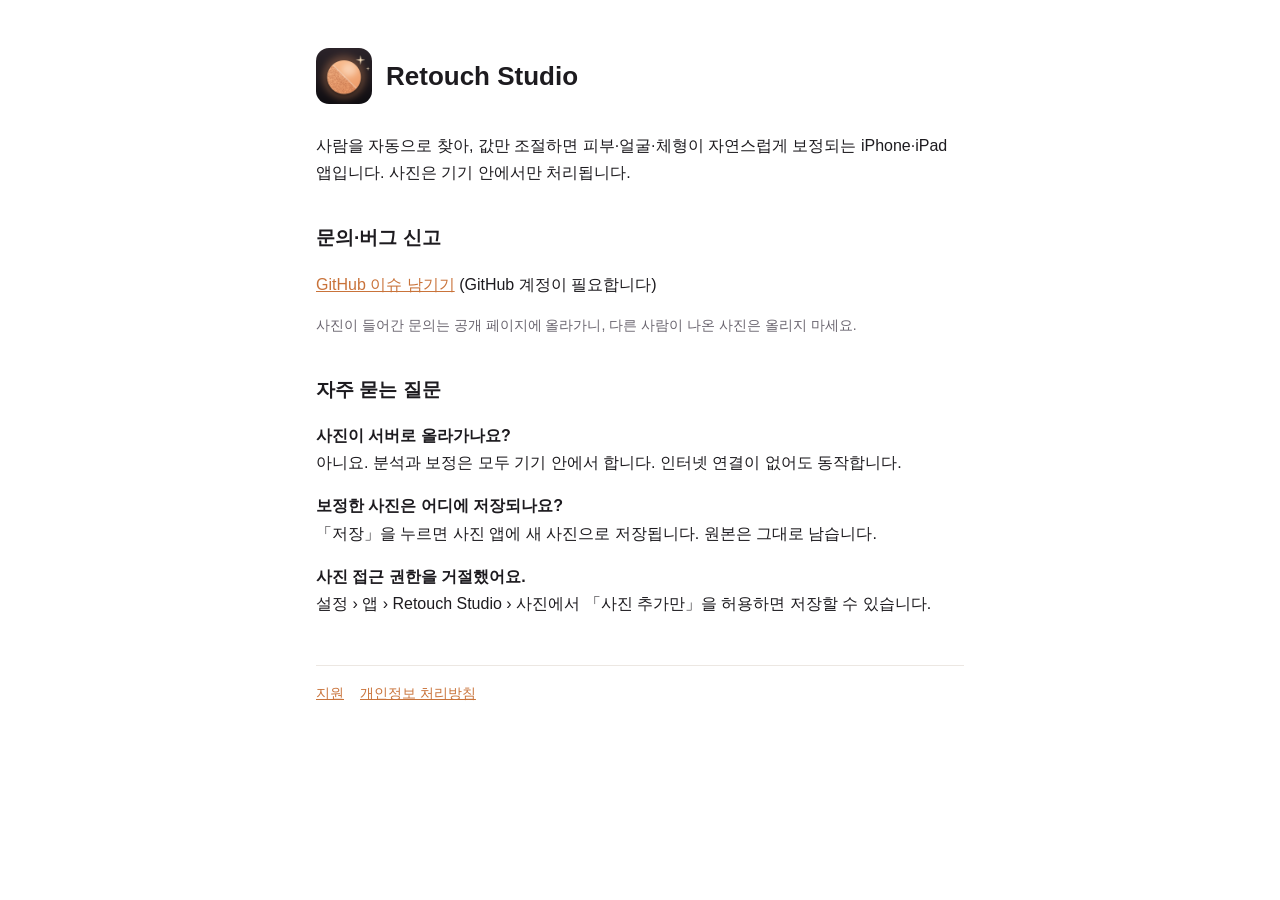
<file: index.html>
<!doctype html>
<html lang="ko"><head><meta charset="utf-8"><meta name="viewport" content="width=device-width, initial-scale=1">
<title>Retouch Studio 지원</title><link rel="stylesheet" href="style.css"></head>
<body><main>
<header><img src="icon.png" alt=""><h1>Retouch Studio</h1></header>
<p>사람을 자동으로 찾아, 값만 조절하면 피부·얼굴·체형이 자연스럽게 보정되는 iPhone·iPad 앱입니다. 사진은 기기 안에서만 처리됩니다.</p>

<h2>문의·버그 신고</h2>
<p><a href="https://github.com/kjb0913-hub/retouch-studio-legal/issues/new">GitHub 이슈 남기기</a> (GitHub 계정이 필요합니다)</p>
<p class="muted">사진이 들어간 문의는 공개 페이지에 올라가니, 다른 사람이 나온 사진은 올리지 마세요.</p>

<h2>자주 묻는 질문</h2>
<p><strong>사진이 서버로 올라가나요?</strong><br>아니요. 분석과 보정은 모두 기기 안에서 합니다. 인터넷 연결이 없어도 동작합니다.</p>
<p><strong>보정한 사진은 어디에 저장되나요?</strong><br>「저장」을 누르면 사진 앱에 새 사진으로 저장됩니다. 원본은 그대로 남습니다.</p>
<p><strong>사진 접근 권한을 거절했어요.</strong><br>설정 › 앱 › Retouch Studio › 사진에서 「사진 추가만」을 허용하면 저장할 수 있습니다.</p>

<nav><a href="./">지원</a><a href="privacy.html">개인정보 처리방침</a></nav>
</main></body></html>
</file>
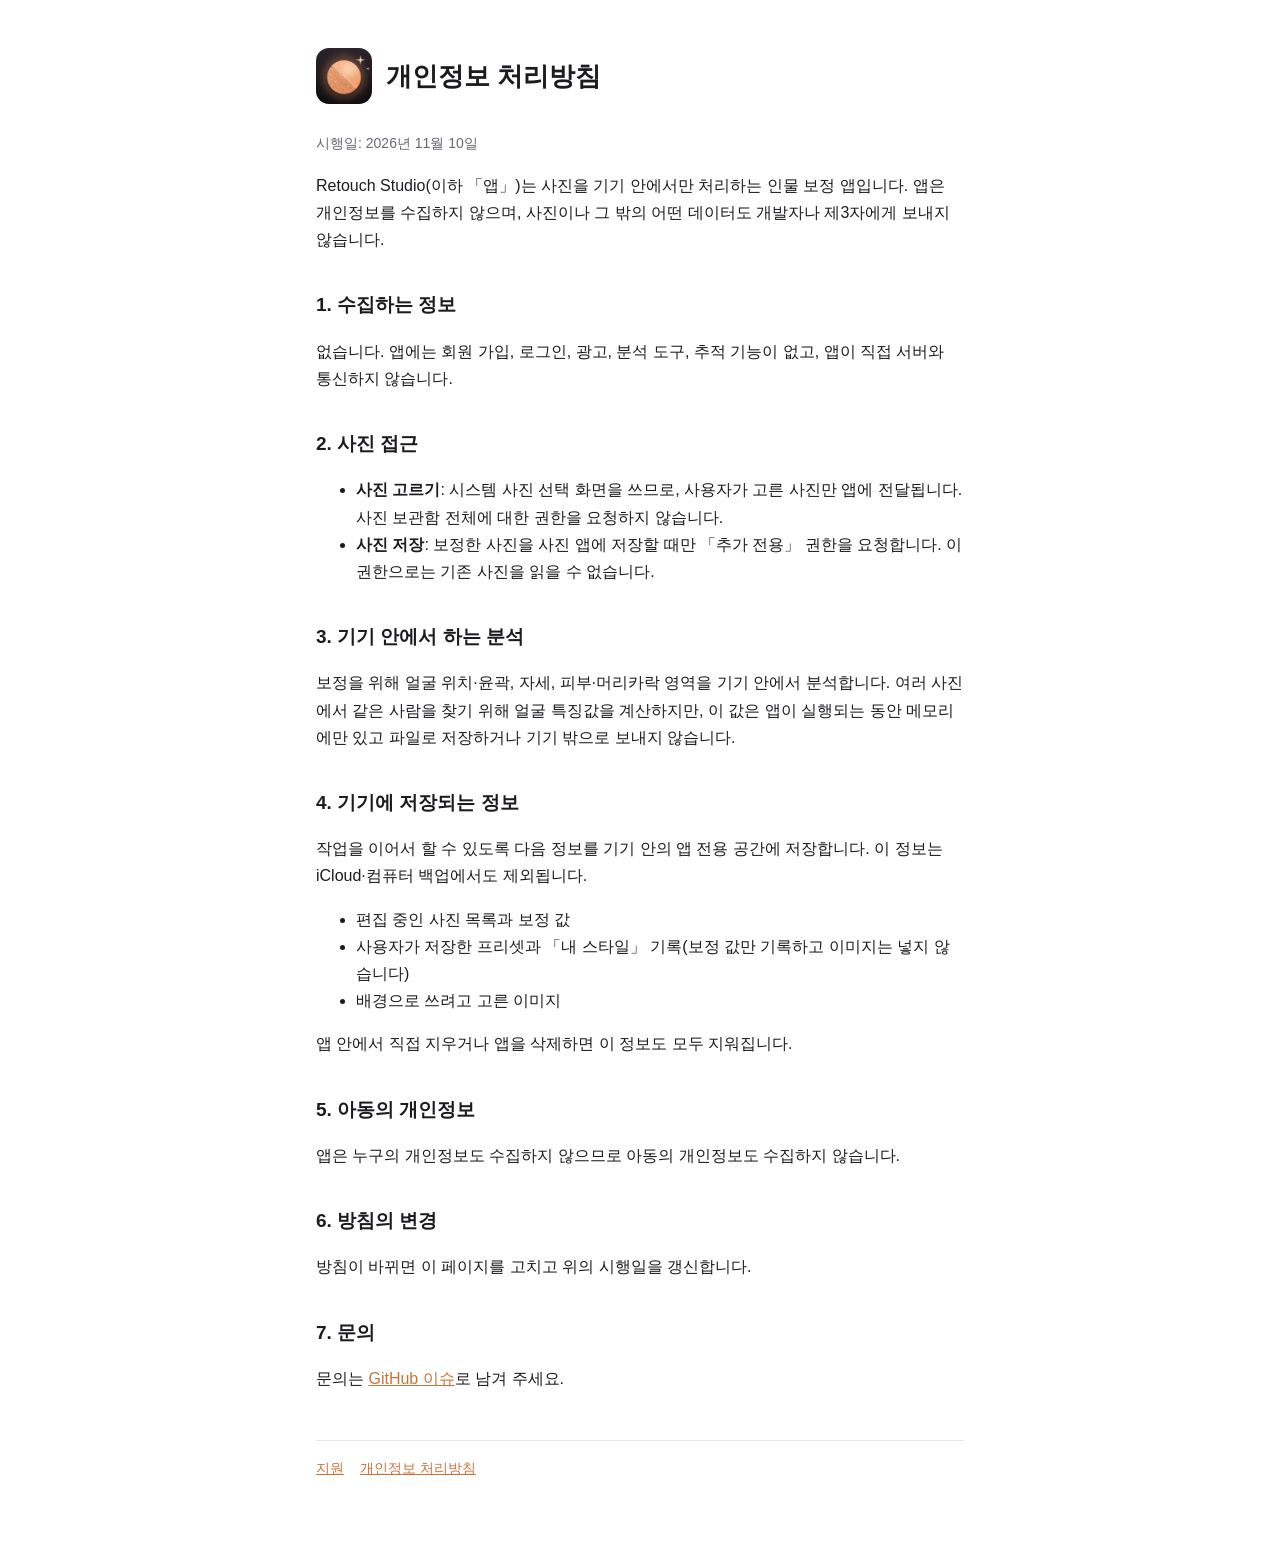
<file: privacy.html>
<!doctype html>
<html lang="ko"><head><meta charset="utf-8"><meta name="viewport" content="width=device-width, initial-scale=1">
<title>개인정보 처리방침 · Retouch Studio</title><link rel="stylesheet" href="style.css"></head>
<body><main>
<header><img src="icon.png" alt=""><h1>개인정보 처리방침</h1></header>
<p class="muted">시행일: 2026년 11월 10일</p>

<p>Retouch Studio(이하 「앱」)는 사진을 기기 안에서만 처리하는 인물 보정 앱입니다. 앱은 개인정보를 수집하지 않으며, 사진이나 그 밖의 어떤 데이터도 개발자나 제3자에게 보내지 않습니다.</p>

<h2>1. 수집하는 정보</h2>
<p>없습니다. 앱에는 회원 가입, 로그인, 광고, 분석 도구, 추적 기능이 없고, 앱이 직접 서버와 통신하지 않습니다.</p>

<h2>2. 사진 접근</h2>
<ul>
<li><strong>사진 고르기</strong>: 시스템 사진 선택 화면을 쓰므로, 사용자가 고른 사진만 앱에 전달됩니다. 사진 보관함 전체에 대한 권한을 요청하지 않습니다.</li>
<li><strong>사진 저장</strong>: 보정한 사진을 사진 앱에 저장할 때만 「추가 전용」 권한을 요청합니다. 이 권한으로는 기존 사진을 읽을 수 없습니다.</li>
</ul>

<h2>3. 기기 안에서 하는 분석</h2>
<p>보정을 위해 얼굴 위치·윤곽, 자세, 피부·머리카락 영역을 기기 안에서 분석합니다. 여러 사진에서 같은 사람을 찾기 위해 얼굴 특징값을 계산하지만, 이 값은 앱이 실행되는 동안 메모리에만 있고 파일로 저장하거나 기기 밖으로 보내지 않습니다.</p>

<h2>4. 기기에 저장되는 정보</h2>
<p>작업을 이어서 할 수 있도록 다음 정보를 기기 안의 앱 전용 공간에 저장합니다. 이 정보는 iCloud·컴퓨터 백업에서도 제외됩니다.</p>
<ul>
<li>편집 중인 사진 목록과 보정 값</li>
<li>사용자가 저장한 프리셋과 「내 스타일」 기록(보정 값만 기록하고 이미지는 넣지 않습니다)</li>
<li>배경으로 쓰려고 고른 이미지</li>
</ul>
<p>앱 안에서 직접 지우거나 앱을 삭제하면 이 정보도 모두 지워집니다.</p>

<h2>5. 아동의 개인정보</h2>
<p>앱은 누구의 개인정보도 수집하지 않으므로 아동의 개인정보도 수집하지 않습니다.</p>

<h2>6. 방침의 변경</h2>
<p>방침이 바뀌면 이 페이지를 고치고 위의 시행일을 갱신합니다.</p>

<h2>7. 문의</h2>
<p>문의는 <a href="https://github.com/kjb0913-hub/retouch-studio-legal/issues">GitHub 이슈</a>로 남겨 주세요.</p>

<nav><a href="./">지원</a><a href="privacy.html">개인정보 처리방침</a></nav>
</main></body></html>
</file>
<file: style.css>
:root { --bg:#ffffff; --fg:#1d1b1f; --muted:#6b6670; --accent:#c9733a; --line:#ece7e2; }
@media (prefers-color-scheme: dark) { :root { --bg:#111013; --fg:#f2eee9; --muted:#a39ca6; --accent:#f7ad73; --line:#2a272c; } }
* { box-sizing: border-box; }
body { margin:0; background:var(--bg); color:var(--fg); font:16px/1.7 -apple-system, BlinkMacSystemFont, "Apple SD Gothic Neo", "Noto Sans KR", sans-serif; }
main { max-width: 680px; margin: 0 auto; padding: 48px 16px 80px; }
header { display:flex; align-items:center; gap:14px; margin-bottom: 28px; }
header img { width:56px; height:56px; border-radius:13px; }
h1 { font-size: 26px; margin: 0; } h2 { font-size: 19px; margin: 36px 0 8px; }
p, li { color: var(--fg); } .muted { color: var(--muted); font-size: 14px; }
a { color: var(--accent); } nav { margin-top: 48px; padding-top: 16px; border-top: 1px solid var(--line); font-size: 14px; }
nav a { margin-right: 16px; }
</file>
